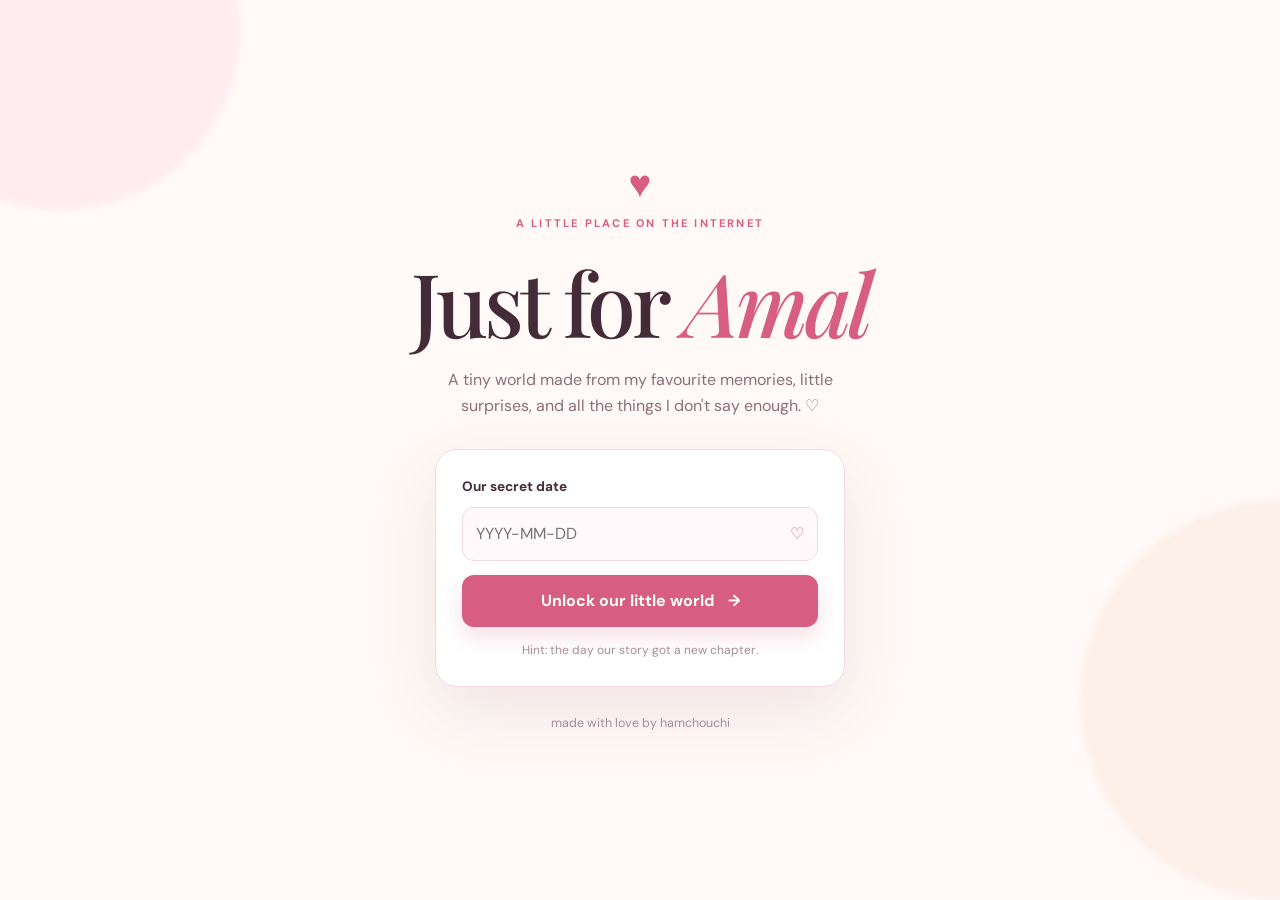
<file: index.html>
<!doctype html>
<html lang="en">
<head>
  <meta charset="utf-8">
  <meta name="viewport" content="width=device-width, initial-scale=1">
  <meta name="theme-color" content="#fff0f5">
  <meta name="description" content="A little world made with love for Amal.">
  <title>For Amal, with love ♥</title>
  <link rel="preconnect" href="https://fonts.googleapis.com">
  <link rel="preconnect" href="https://fonts.gstatic.com" crossorigin>
  <link href="https://fonts.googleapis.com/css2?family=DM+Sans:wght@400;500;600;700&family=Playfair+Display:ital,wght@0,500;0,600;0,700;1,500;1,600&display=swap" rel="stylesheet">
  <link rel="stylesheet" href="/style.css">
</head>
<body>
  <div class="ambient ambient-one"></div><div class="ambient ambient-two"></div>
  <main>
    <section id="login-screen" class="login-screen">
      <div class="tiny-heart">♥</div>
      <p class="eyebrow">A LITTLE PLACE ON THE INTERNET</p>
      <h1>Just for <em>Amal</em></h1>
      <p class="intro">A tiny world made from my favourite memories, little surprises, and all the things I don't say enough. ♡</p>
      <form id="login-form" class="login-card">
        <label for="passcode">Our secret date</label>
        <div class="password-wrap">
          <input id="passcode" type="password" inputmode="numeric" autocomplete="current-password" placeholder="YYYY-MM-DD" required>
          <span aria-hidden="true">♡</span>
        </div>
        <button class="primary-btn" type="submit">Unlock our little world <span>→</span></button>
        <p id="login-error" class="error" role="alert"></p>
        <p class="hint">Hint: the day our story got a new chapter.</p>
      </form>
      <p class="signature">made with love by hamchouchi</p>
    </section>

  </main>
  <script src="/login.js"></script>
</body>
</html>
</file>
<file: style.css>
:root{--rose:#d85d82;--rose-dark:#9d3c5c;--ink:#442b38;--muted:#8c6e7b;--cream:#fffaf7;--pink:#fff0f5;--line:#f0d9e1;--shadow:0 24px 70px rgba(136,63,91,.12)}
*{box-sizing:border-box}html{scroll-behavior:smooth;scroll-padding-top:85px}body{margin:0;background:var(--cream);color:var(--ink);font-family:"DM Sans",sans-serif;line-height:1.6;overflow-x:hidden}a{color:inherit;text-decoration:none}button,input{font:inherit}.ambient{position:fixed;z-index:-1;filter:blur(3px);border-radius:50%;pointer-events:none}.ambient-one{width:360px;height:360px;background:#ffe0eb;top:-150px;left:-120px;opacity:.55}.ambient-two{width:400px;height:400px;background:#fbe6dc;right:-200px;bottom:0;opacity:.5}main{width:min(1120px,100% - 40px);margin:auto}.hidden{display:none!important}.login-screen{min-height:100svh;display:flex;flex-direction:column;align-items:center;justify-content:center;text-align:center;padding:55px 0}.tiny-heart{font-size:2.4rem;color:var(--rose);animation:beat 1.7s infinite}.eyebrow{font-size:.69rem;letter-spacing:.2em;font-weight:700;color:var(--rose);margin:0 0 13px}.login-screen h1,.hero h1{font-family:"Playfair Display",serif;font-size:clamp(3.2rem,8vw,5.5rem);font-weight:500;line-height:1.04;letter-spacing:-.045em;margin:10px 0 20px}.login-screen h1 em,.hero h1 em,h2 em{color:var(--rose);font-weight:500}.intro{max-width:440px;color:var(--muted);margin:0 auto 30px}.login-card{width:min(410px,100%);background:#fff;border:1px solid var(--line);padding:26px;border-radius:22px;box-shadow:var(--shadow);text-align:left}.login-card label{font-weight:700;font-size:.85rem;display:block;margin-bottom:10px}.password-wrap{display:flex;align-items:center;border:1px solid var(--line);border-radius:12px;padding:0 13px;background:#fff9fb}.password-wrap input{width:100%;min-width:0;border:0;outline:0;background:transparent;padding:13px 0;color:var(--ink)}.password-wrap span{color:var(--rose)}.primary-btn,.soft-btn{border:0;display:inline-flex;align-items:center;justify-content:center;gap:14px;border-radius:12px;padding:13px 18px;cursor:pointer;font-weight:700;transition:transform .2s,box-shadow .2s}.primary-btn{background:var(--rose);color:white;box-shadow:0 9px 22px #d85d8233}.primary-btn:hover,.soft-btn:hover{transform:translateY(-2px)}.login-card .primary-btn{width:100%;margin-top:14px}.hint{font-size:.75rem;color:#a68c97;text-align:center;margin:14px 0 0}.error{font-size:.82rem;color:#b3274d;min-height:0;margin:7px 0 0}.signature{font-size:.78rem;color:#a68c97;margin-top:27px}.nav{height:78px;display:flex;align-items:center;justify-content:space-between;border-bottom:1px solid #f2dfe5;gap:18px}.brand{font-family:"Playfair Display",serif;font-weight:700;font-size:1.25rem}.brand span,footer span{color:var(--rose)}.nav-links{display:flex;gap:28px;font-size:.83rem;color:var(--muted)}.nav-links a:hover{color:var(--rose)}.text-btn{border:0;background:transparent;color:var(--rose-dark);cursor:pointer;font-size:.8rem;font-weight:700}.hero{min-height:590px;display:grid;grid-template-columns:1.05fr .95fr;align-items:center;gap:40px;padding:70px 0 90px}.hero h1{font-size:clamp(3rem,6vw,5rem)}.hero-text{color:var(--muted);max-width:430px;margin:0 0 25px}.link-btn{width:max-content}.hero-art{min-height:370px;display:flex;justify-content:center;align-items:center;position:relative}.photo-frame{position:relative;background:#fff;padding:15px 15px 48px;transform:rotate(4deg);box-shadow:var(--shadow);width:min(310px,85%);border-radius:4px}.photo-placeholder{height:300px;background:linear-gradient(140deg,#f8dce5,#fff1e8);display:flex;flex-direction:column;align-items:center;justify-content:center;color:#c15a7b;gap:8px;text-align:center}.photo-placeholder span{font-size:3.8rem}.photo-placeholder b{font-family:"Playfair Display",serif;font-size:1.35rem;font-weight:500}.photo-placeholder small{font-size:.72rem;color:#a87989}.tape{position:absolute;width:85px;height:23px;top:-10px;left:36%;background:#f5d2a8aa;transform:rotate(-5deg)}.floating-note{position:absolute;right:-2px;bottom:24px;background:#fff;border:1px solid var(--line);padding:17px 20px;border-radius:14px;box-shadow:var(--shadow);font-family:"Playfair Display",serif;font-size:1.25rem;transform:rotate(-5deg)}.floating-note span{font-family:"DM Sans",sans-serif;font-size:.7rem;color:var(--muted)}.sparkle{position:absolute;color:var(--rose);font-size:2rem}.sparkle-a{top:45px;right:30px}.sparkle-b{bottom:60px;left:10px;font-size:2.5rem}.section{padding:75px 0}.section h2,.final-note h2{font-family:"Playfair Display",serif;font-size:clamp(2.5rem,5vw,3.8rem);font-weight:500;line-height:1.1;margin:0 0 18px;letter-spacing:-.03em}.letter-section{text-align:center}.letter-card{max-width:720px;margin:30px auto 0;padding:clamp(25px,5vw,52px);background:#fff;border:1px solid var(--line);border-radius:20px;box-shadow:var(--shadow);text-align:left;position:relative}.letter-top{font-family:"Playfair Display",serif;font-size:1.35rem;border-bottom:1px solid var(--line);padding-bottom:17px;margin-bottom:22px}.letter-top span{float:right;color:var(--rose)}.letter-card p{color:#765865}.letter-signoff{line-height:1.8}.letter-signoff em{font-family:"Playfair Display",serif;font-size:1.3rem;color:var(--rose)}.soft-btn{background:#fff0f5;color:var(--rose-dark);border:1px solid #f4d4df}.secret-note{background:#fff7fa;padding:16px;border-radius:12px;color:var(--rose-dark)!important}.section-intro{color:var(--muted);max-width:560px;margin-bottom:30px}.memory-grid{display:grid;grid-template-columns:repeat(3,1fr);gap:20px}.memory-card{background:#fff;border:1px solid var(--line);border-radius:17px;overflow:hidden;box-shadow:0 12px 35px #8e4d6310}.memory-photo{height:205px}.placeholder-photo{background:linear-gradient(140deg,#f9dfe8,#fff0e2);display:flex;align-items:center;justify-content:center;flex-direction:column;font-size:3rem;color:#c96786}.placeholder-photo small{font-family:"DM Sans",sans-serif;font-size:.72rem;color:#a87989}.memory-content{padding:20px}.memory-date{font-size:.67rem;letter-spacing:.15em;font-weight:700;color:var(--rose);margin:0 0 8px}.memory-content h3,.game-card h3{font-family:"Playfair Display",serif;font-size:1.45rem;font-weight:500;margin:0 0 8px}.memory-content p:last-child{font-size:.88rem;color:var(--muted);margin-bottom:0}.private-note{font-size:.75rem;color:#a68c97;margin-top:18px}.games-section{padding-top:45px}.game-grid{display:grid;grid-template-columns:1fr 1fr;gap:20px}.game-card{padding:27px;background:#fff;border:1px solid var(--line);border-radius:19px;box-shadow:0 12px 35px #8e4d6310}.game-icon{width:42px;height:42px;display:grid;place-items:center;border-radius:13px;background:#fff0f5;color:var(--rose);font-size:1.3rem;margin-bottom:17px}.game-card>p{color:var(--muted);font-size:.88rem}.quiz-question{font-weight:700;font-size:.9rem;margin-top:20px}.quiz-options{display:grid;gap:9px}.quiz-options button{background:#fff9fb;border:1px solid var(--line);padding:12px;border-radius:10px;text-align:left;cursor:pointer;color:var(--ink)}.quiz-options button:hover{border-color:var(--rose)}.quiz-options button:disabled{opacity:.75;cursor:default}.feedback{min-height:24px;color:var(--rose-dark);font-size:.85rem}.compliment{padding:20px 15px;text-align:center;background:#fff5f8;border:1px dashed #edc1d0;border-radius:13px;margin:22px 0;font-family:"Playfair Display",serif;font-size:1.25rem;color:var(--rose-dark);min-height:92px;display:grid;place-items:center}.final-note{text-align:center;padding:95px 0 80px;max-width:600px;margin:auto}.big-heart{color:var(--rose);font-size:2.3rem;animation:beat 1.7s infinite}.final-note>p:not(.eyebrow):not(.final-signature){color:var(--muted)}.final-signature{font-family:"Playfair Display",serif;font-size:1.3rem;color:var(--rose-dark);margin-top:24px}footer{border-top:1px solid #f2dfe5;padding:23px 0;text-align:center;color:#a68c97;font-size:.75rem}.music-toggle{position:fixed;bottom:20px;right:20px;border:1px solid var(--line);background:#fff;color:var(--rose-dark);border-radius:999px;padding:12px 16px;box-shadow:var(--shadow);cursor:pointer}.music-toggle span{font-size:.75rem;font-weight:700}@keyframes beat{0%,100%{transform:scale(1)}50%{transform:scale(1.12)}}@media(max-width:760px){main{width:min(100% - 28px,600px)}.nav{height:68px}.nav-links{gap:12px;font-size:.72rem}.nav-links a:nth-child(2){display:none}.hero{grid-template-columns:1fr;gap:20px;padding:60px 0}.hero-art{min-height:340px;grid-row:1}.hero-copy{text-align:center}.hero-text{margin-left:auto;margin-right:auto}.link-btn{margin:auto}.photo-frame{width:250px}.photo-placeholder{height:245px}.floating-note{right:0}.memory-grid{grid-template-columns:1fr}.memory-photo{height:230px}.game-grid{grid-template-columns:1fr}.section{padding:55px 0}.login-card{padding:22px}.nav-links a{display:none}.nav-links a:first-child{display:block}}@media(prefers-reduced-motion:reduce){*,*::before,*::after{animation-duration:.01ms!important;scroll-behavior:auto!important;transition:none!important}}
</file>
